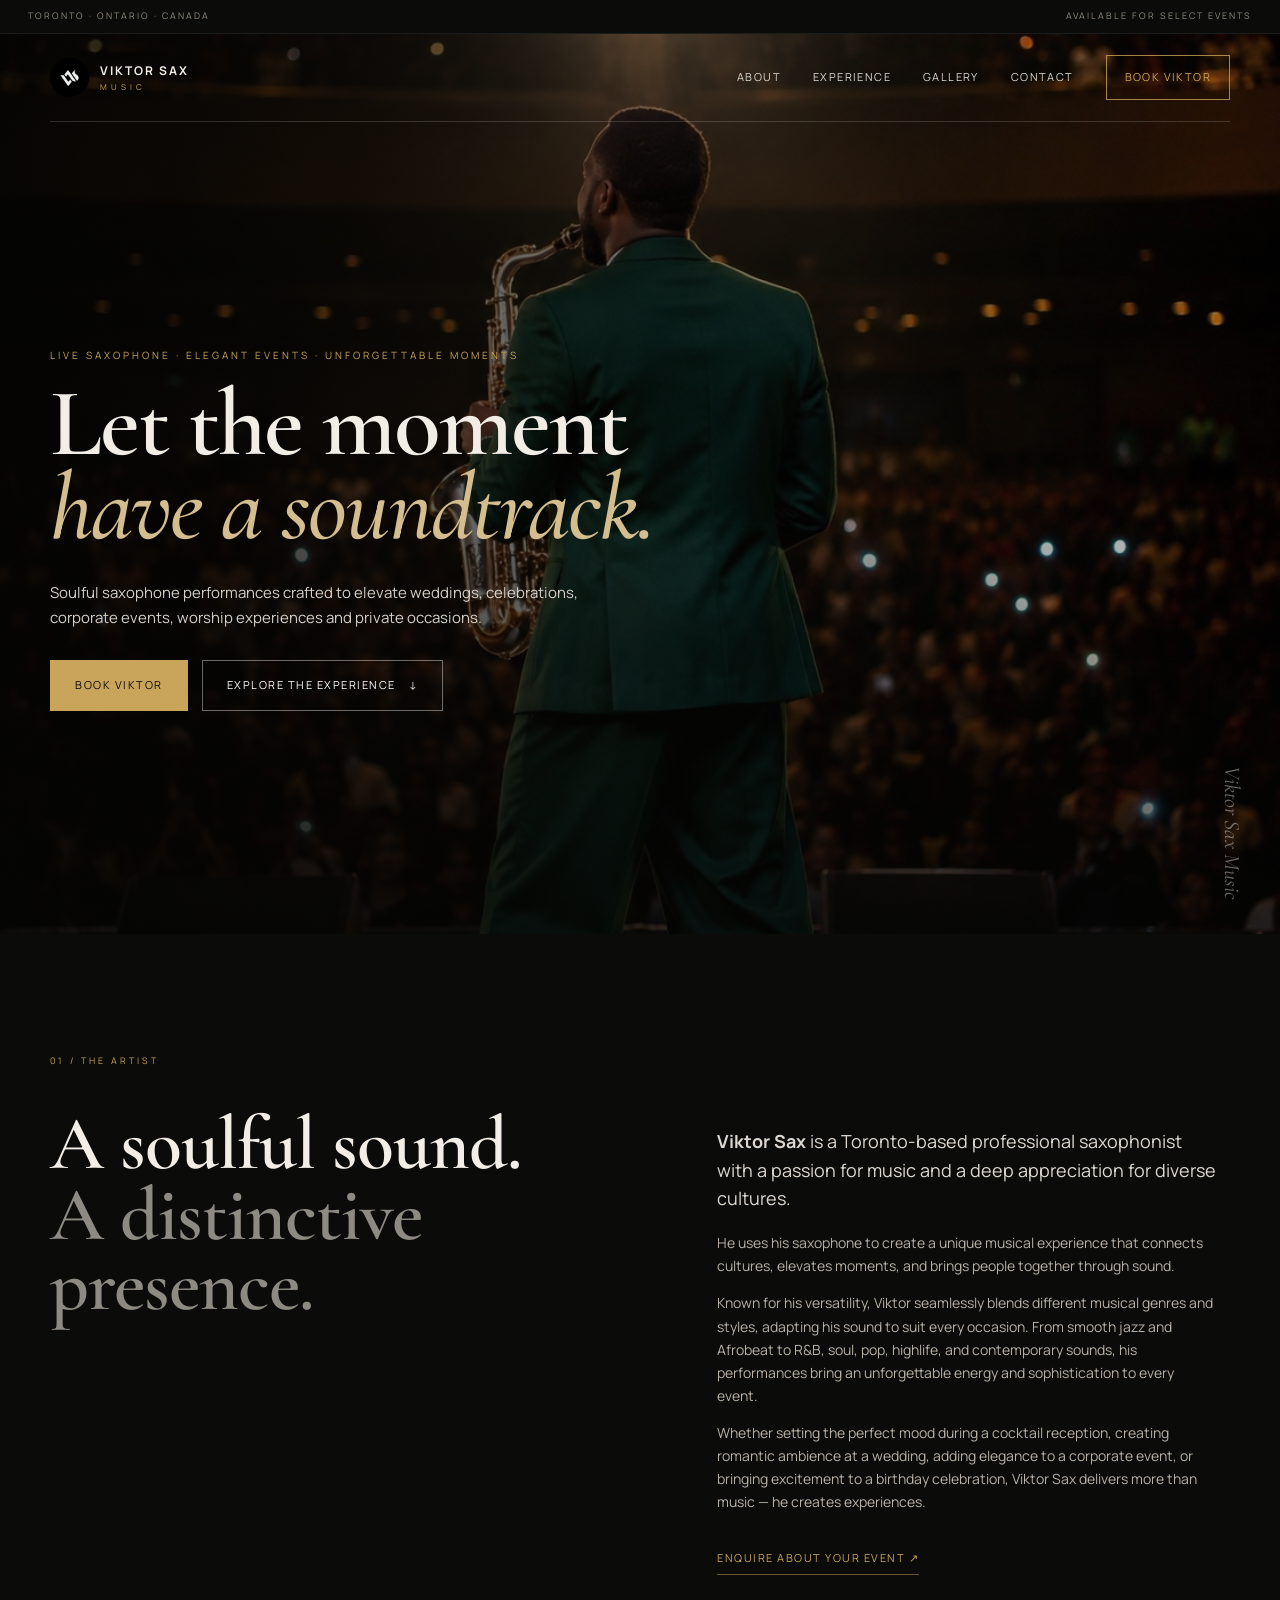
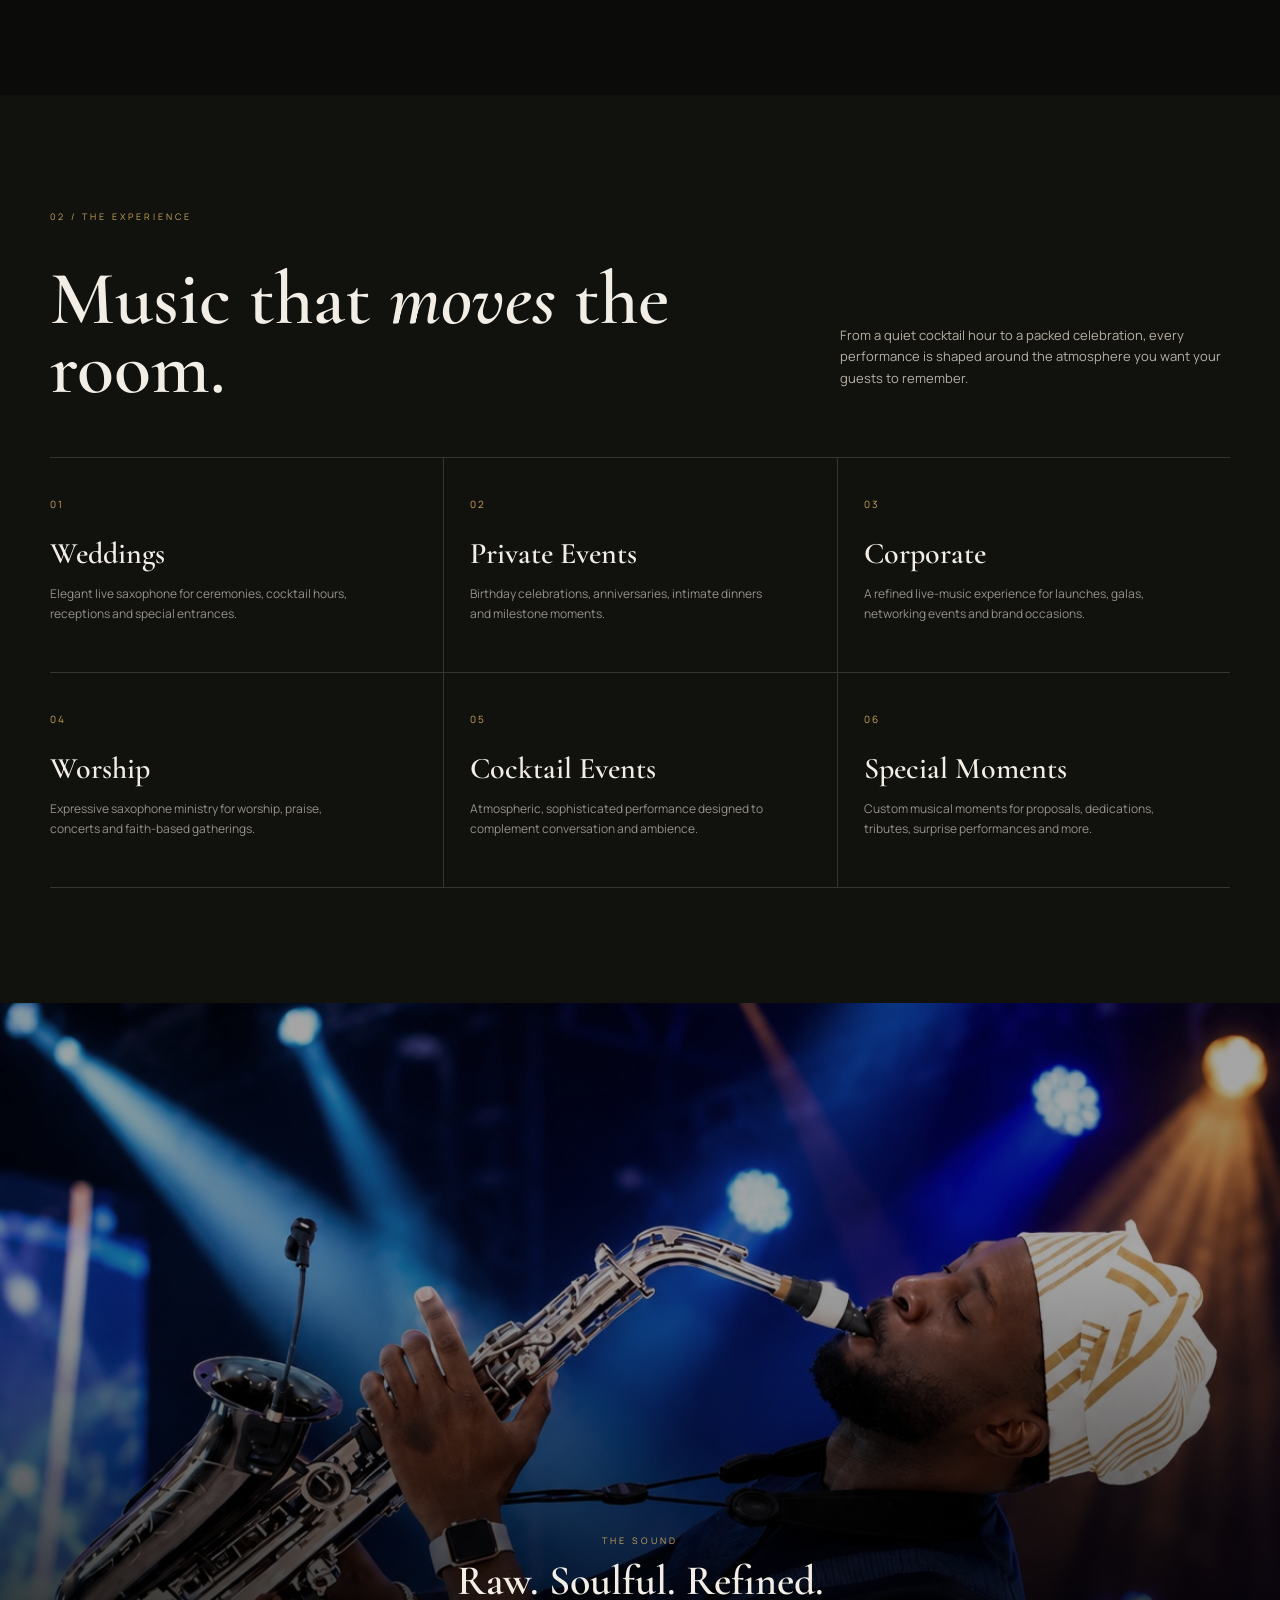
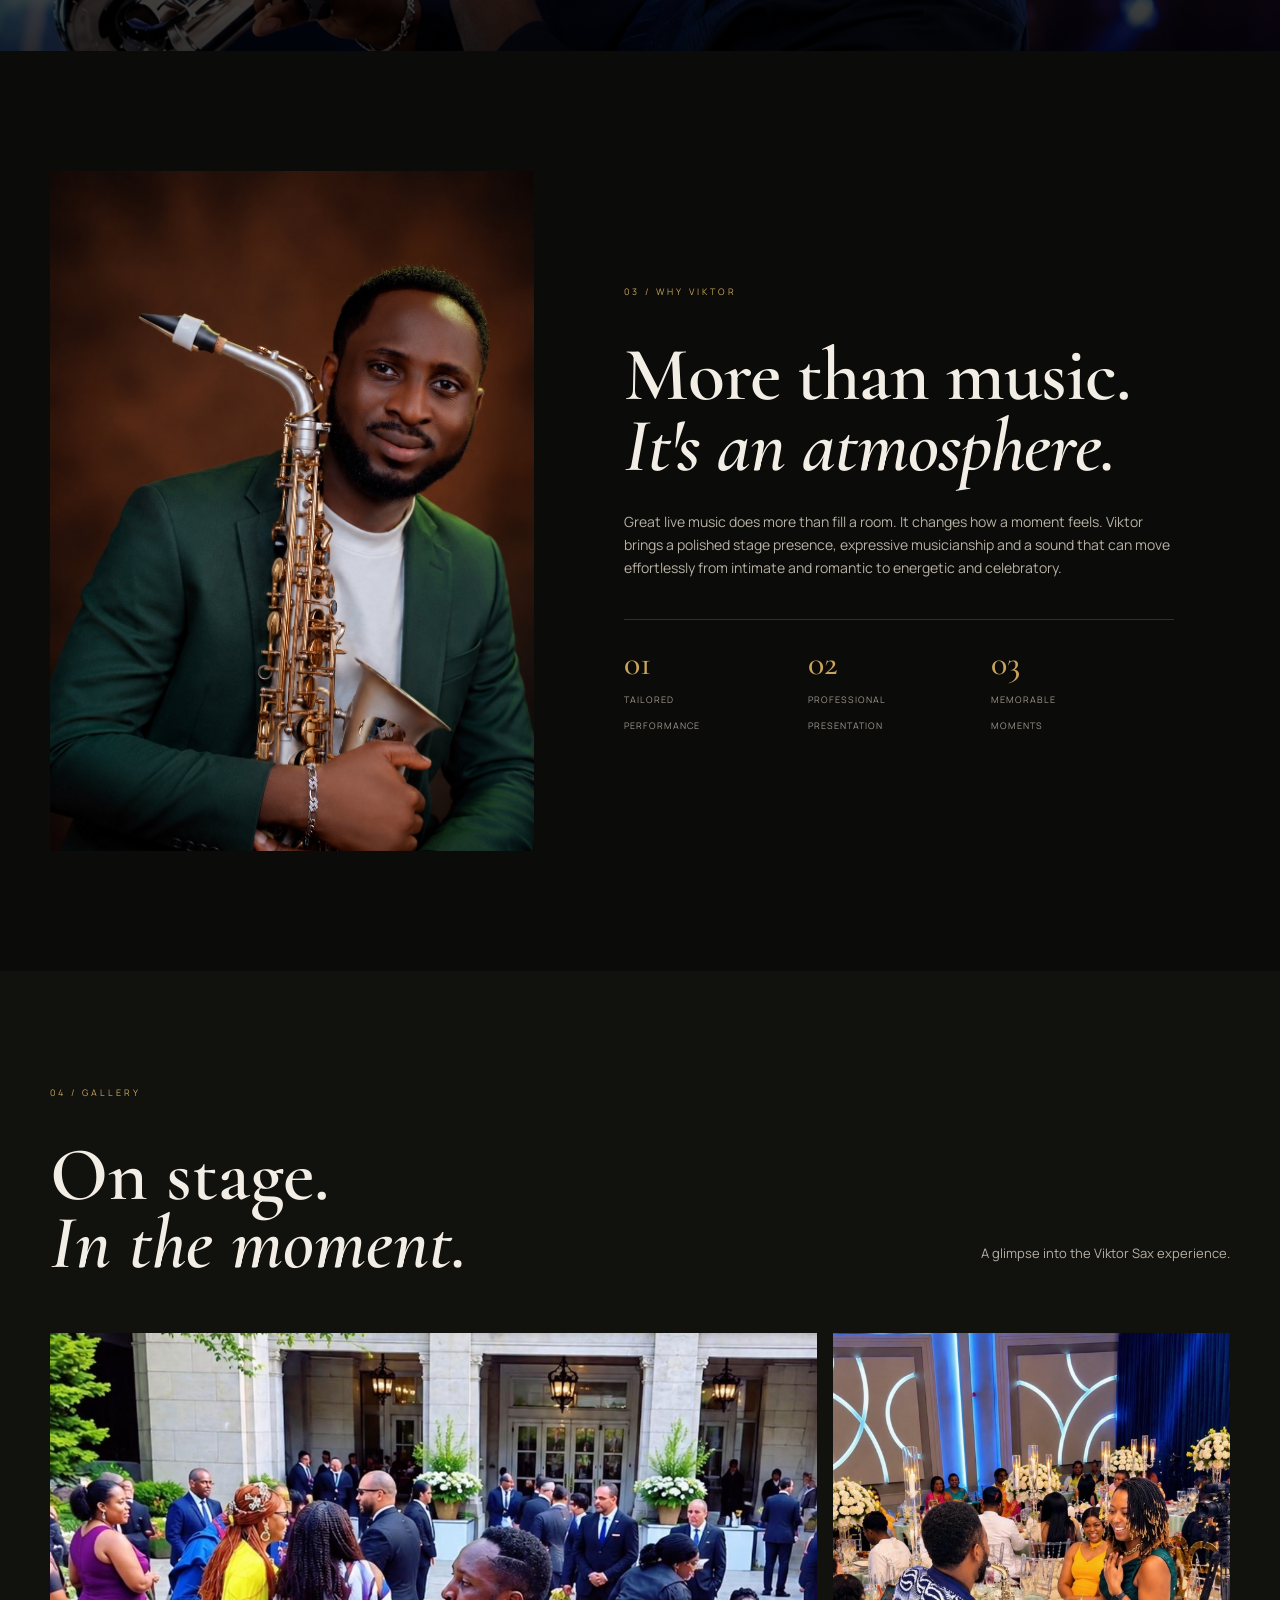
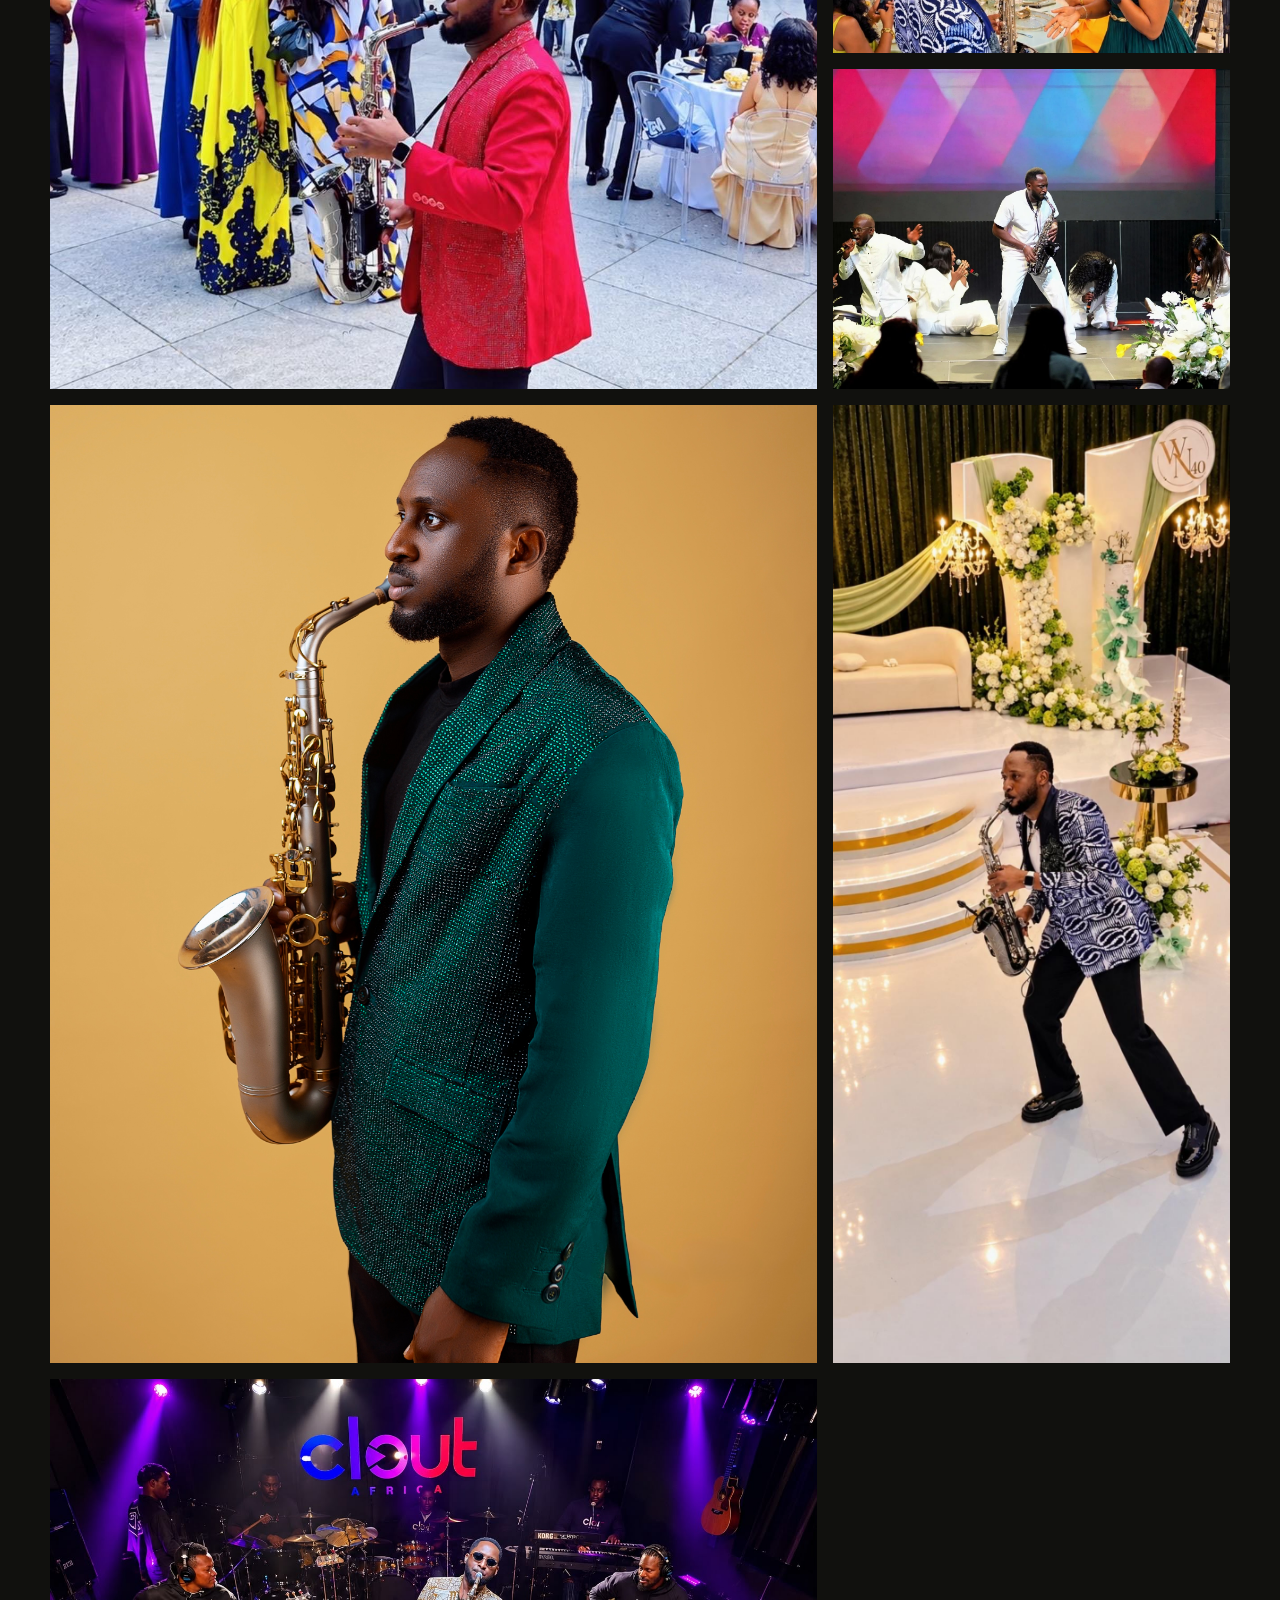
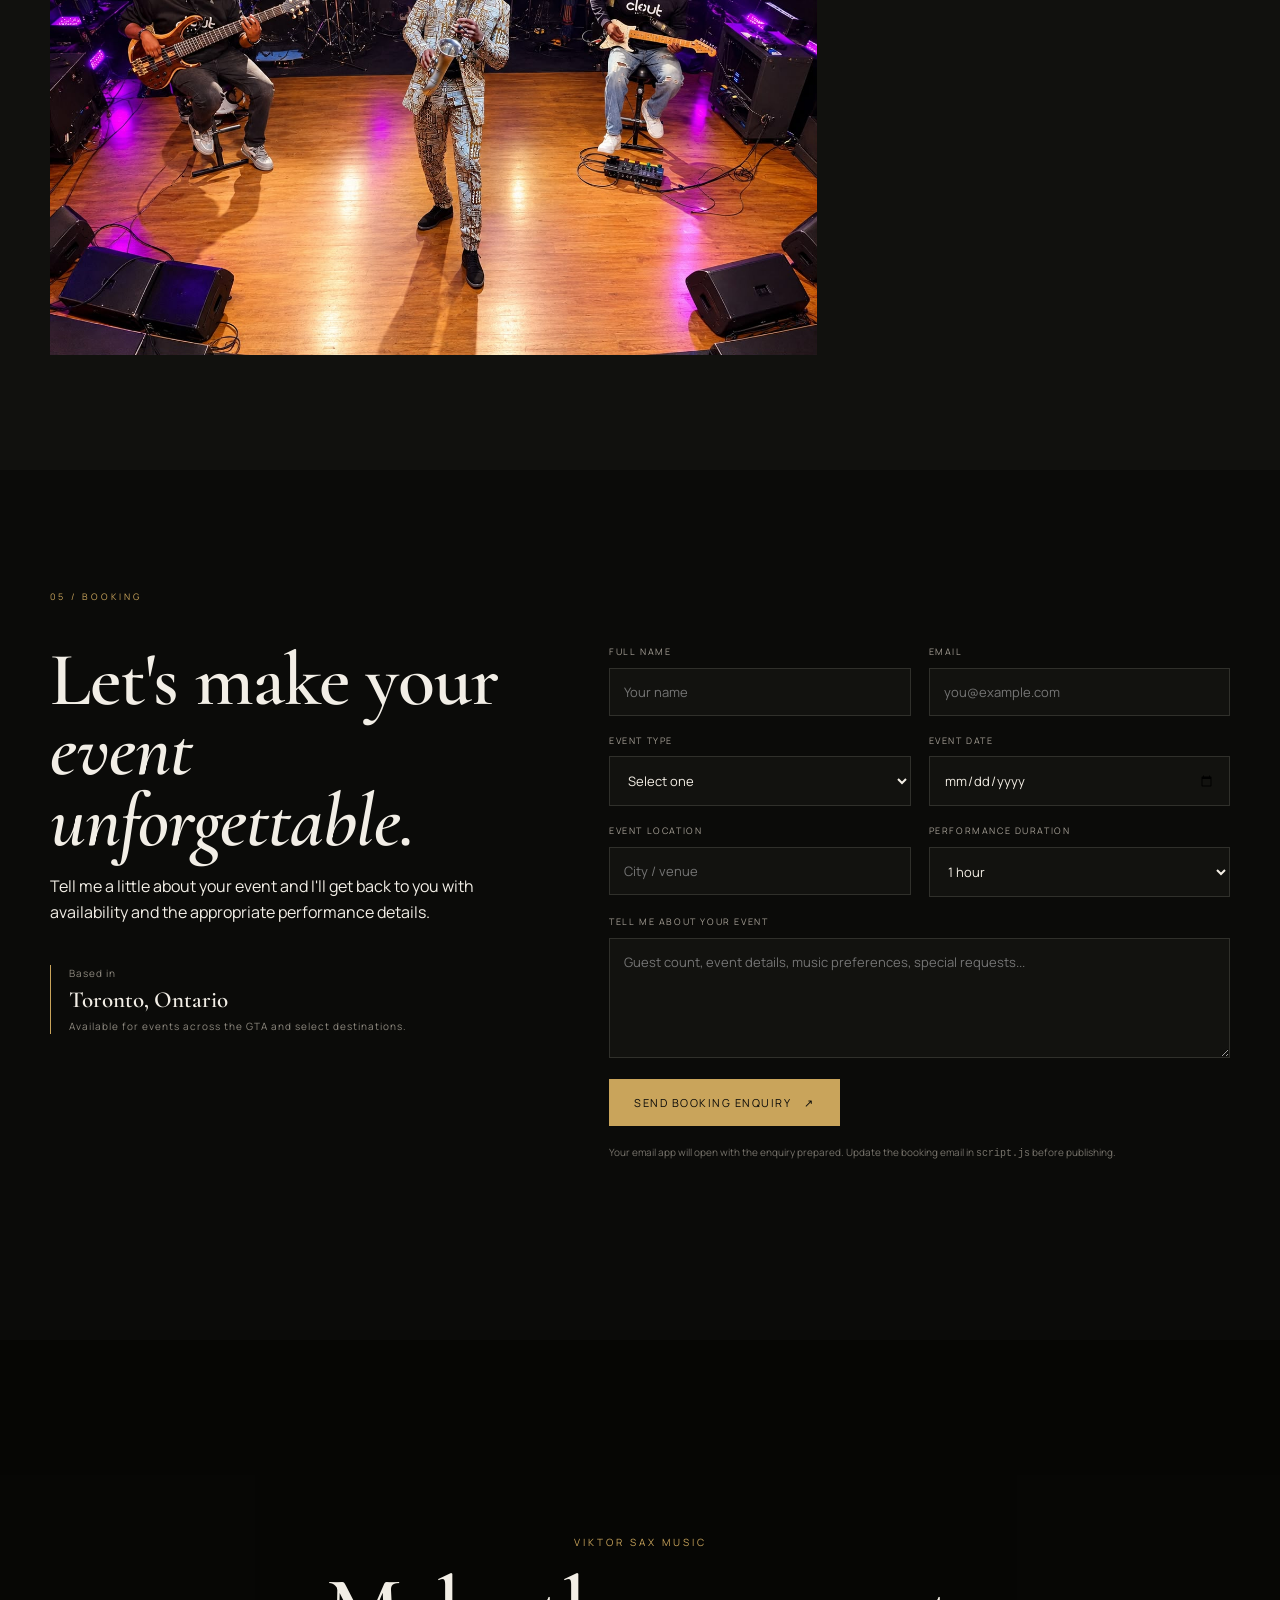
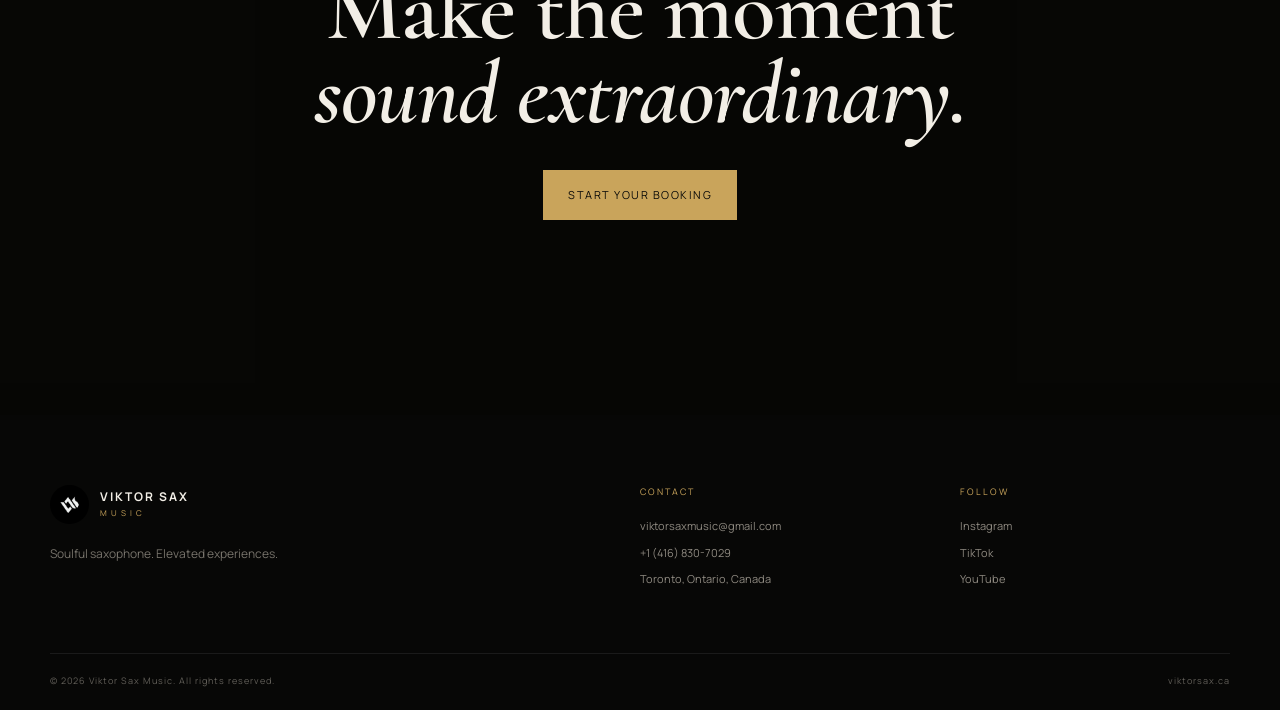
<file: index.html>
<!DOCTYPE html>
<html lang="en">
<head>
  <meta charset="UTF-8">
  <meta name="viewport" content="width=device-width, initial-scale=1.0">
  <meta name="description" content="Viktor Sax Music — soulful saxophone performances for weddings, private events, corporate occasions, worship and celebrations across Toronto and beyond.">
  <meta name="theme-color" content="#0b0b09">
  <title>Viktor Sax Music | Live Saxophone & Event Entertainment</title>
  <link rel="preconnect" href="https://fonts.googleapis.com">
  <link rel="preconnect" href="https://fonts.gstatic.com" crossorigin>
  <link href="https://fonts.googleapis.com/css2?family=Cormorant+Garamond:wght@500;600;700&family=Manrope:wght@400;500;600;700&display=swap" rel="stylesheet">
  <link rel="stylesheet" href="styles.css">
</head>
<body>
  <div class="topline"><span>TORONTO · ONTARIO · CANADA</span><span>AVAILABLE FOR SELECT EVENTS</span></div>

  <header class="nav-wrap">
    <nav class="nav container" aria-label="Primary navigation">
      <a class="brand" href="#home" aria-label="Viktor Sax Music home">
        <span class="brand-mark logo-mark"><img src="assets/viktor-sax-logo.jpg" alt="Viktor Sax logo"></span>
        <span><strong>VIKTOR SAX</strong><small>MUSIC</small></span>
      </a>
      <button class="menu-toggle" aria-label="Open menu" aria-expanded="false">☰</button>
      <div class="nav-links">
        <a href="#about">About</a>
        <a href="#experience">Experience</a>
        <a href="#gallery">Gallery</a>
        <a href="#contact">Contact</a>
        <a class="nav-cta" href="#booking">Book Viktor</a>
      </div>
    </nav>
  </header>

  <main id="home">
    <section class="hero">
      <img class="hero-image" src="assets/viktor-stage.jpg" alt="Viktor Sax performing on stage to a live audience">
      <div class="hero-overlay"></div>
      <div class="hero-content container">
        <p class="eyebrow">LIVE SAXOPHONE · ELEGANT EVENTS · UNFORGETTABLE MOMENTS</p>
        <h1>Let the moment<br><em>have a soundtrack.</em></h1>
        <p class="hero-copy">Soulful saxophone performances crafted to elevate weddings, celebrations, corporate events, worship experiences and private occasions.</p>
        <div class="hero-actions">
          <a class="button button-gold" href="#booking">Book Viktor</a>
          <a class="button button-ghost" href="#experience">Explore the experience <span>↓</span></a>
        </div>
      </div>
      <div class="hero-signature">Viktor Sax Music</div>
    </section>

    <section class="intro section container" id="about">
      <div class="section-label">01 / THE ARTIST</div>
      <div class="intro-grid">
        <div>
          <h2>A soulful sound.<br><span>A distinctive presence.</span></h2>
        </div>
        <div class="intro-copy">
          <p class="lead"><strong>Viktor Sax</strong> is a Toronto-based professional saxophonist with a passion for music and a deep appreciation for diverse cultures.</p>
          <p>He uses his saxophone to create a unique musical experience that connects cultures, elevates moments, and brings people together through sound.</p>
          <p>Known for his versatility, Viktor seamlessly blends different musical genres and styles, adapting his sound to suit every occasion. From smooth jazz and Afrobeat to R&amp;B, soul, pop, highlife, and contemporary sounds, his performances bring an unforgettable energy and sophistication to every event.</p>
          <p>Whether setting the perfect mood during a cocktail reception, creating romantic ambience at a wedding, adding elegance to a corporate event, or bringing excitement to a birthday celebration, Viktor Sax delivers more than music — he creates experiences.</p>
          <a class="text-link" href="#booking">Enquire about your event <span>↗</span></a>
        </div>
      </div>
    </section>

    <section class="experience section-dark" id="experience">
      <div class="container">
        <div class="section-label">02 / THE EXPERIENCE</div>
        <div class="experience-head">
          <h2>Music that <em>moves</em> the room.</h2>
          <p>From a quiet cocktail hour to a packed celebration, every performance is shaped around the atmosphere you want your guests to remember.</p>
        </div>
        <div class="service-grid">
          <article class="service-card"><span>01</span><h3>Weddings</h3><p>Elegant live saxophone for ceremonies, cocktail hours, receptions and special entrances.</p></article>
          <article class="service-card"><span>02</span><h3>Private Events</h3><p>Birthday celebrations, anniversaries, intimate dinners and milestone moments.</p></article>
          <article class="service-card"><span>03</span><h3>Corporate</h3><p>A refined live-music experience for launches, galas, networking events and brand occasions.</p></article>
          <article class="service-card"><span>04</span><h3>Worship</h3><p>Expressive saxophone ministry for worship, praise, concerts and faith-based gatherings.</p></article>
          <article class="service-card"><span>05</span><h3>Cocktail Events</h3><p>Atmospheric, sophisticated performance designed to complement conversation and ambience.</p></article>
          <article class="service-card"><span>06</span><h3>Special Moments</h3><p>Custom musical moments for proposals, dedications, tributes, surprise performances and more.</p></article>
        </div>
      </div>
    </section>

    <section class="feature-image">
      <img src="assets/viktor-live.jpg" alt="Viktor Sax performing under blue and gold stage lights" loading="lazy">
      <div class="feature-caption"><span>THE SOUND</span><strong>Raw. Soulful. Refined.</strong></div>
    </section>

    <section class="about-feature section container">
      <div class="about-photo"><img src="assets/viktor-portrait.jpg" alt="Portrait of Viktor Sax with his saxophone" loading="lazy"></div>
      <div class="about-text">
        <div class="section-label">03 / WHY VIKTOR</div>
        <h2>More than music.<br><em>It's an atmosphere.</em></h2>
        <p>Great live music does more than fill a room. It changes how a moment feels. Viktor brings a polished stage presence, expressive musicianship and a sound that can move effortlessly from intimate and romantic to energetic and celebratory.</p>
        <div class="stats">
          <div><strong>01</strong><span>Tailored<br>performance</span></div>
          <div><strong>02</strong><span>Professional<br>presentation</span></div>
          <div><strong>03</strong><span>Memorable<br>moments</span></div>
        </div>
      </div>
    </section>

    <section class="gallery section-dark" id="gallery">
      <div class="container">
        <div class="section-label">04 / GALLERY</div>
        <div class="gallery-head"><h2>On stage.<br><em>In the moment.</em></h2><p>A glimpse into the Viktor Sax experience.</p></div>
        <div class="gallery-grid">
          
          <figure class="gallery-large"
          <figure>
    <img src="assets/viktor-gallery-01.JPG" alt="Viktor Sax performance">
  </figure>

  <figure>
    <img src="assets/viktor-gallery-02.JPG" alt="Viktor Sax event performance">
  </figure>

  <figure>
    <img src="assets/viktor-gallery-03.JPG" alt="Viktor Sax live music">
  </figure>

  <figure>
    <img src="assets/viktor-gallery-04.JPG" alt="Viktor Sax performing">
  </figure>

  <figure>
    <img src="assets/viktor-gallery-05.JPG" alt="Viktor Sax event">
  </figure>

  <figure>
    <img src="assets/viktor-gallery-06.JPG" alt="Viktor Sax performance">
  </figure>
        </div>
      </div>
    </section>

    <section class="booking section container" id="booking">
      <div class="section-label">05 / BOOKING</div>
      <div class="booking-grid">
        <div>
          <h2>Let's make your<br><em>event unforgettable.</em></h2>
          <p>Tell me a little about your event and I'll get back to you with availability and the appropriate performance details.</p>
          <div class="booking-note"><span>Based in</span><strong>Toronto, Ontario</strong><small>Available for events across the GTA and select destinations.</small></div>
        </div>
        <form id="bookingForm" class="booking-form">
          <div class="form-row">
            <label>Full name<input required name="name" autocomplete="name" placeholder="Your name"></label>
            <label>Email<input required type="email" name="email" autocomplete="email" placeholder="you@example.com"></label>
          </div>
          <div class="form-row">
            <label>Event type<select required name="eventType"><option value="">Select one</option><option>Wedding</option><option>Birthday</option><option>Corporate Event</option><option>Private Event</option><option>Cocktail Event</option><option>Worship / Church</option><option>Other</option></select></label>
            <label>Event date<input required type="date" name="date"></label>
          </div>
          <div class="form-row">
            <label>Event location<input required name="location" placeholder="City / venue"></label>
            <label>Performance duration<select name="duration"><option>1 hour</option><option>2 hours</option><option>3 hours</option><option>Not sure yet</option></select></label>
          </div>
          <label>Tell me about your event<textarea name="message" rows="5" placeholder="Guest count, event details, music preferences, special requests..."></textarea></label>
          <button class="button button-gold" type="submit">Send booking enquiry <span>↗</span></button>
          <p class="form-hint">Your email app will open with the enquiry prepared. Update the booking email in <code>script.js</code> before publishing.</p>
          <p id="formStatus" class="form-status" role="status"></p>
        </form>
      </div>
    </section>

    <section class="closing">
      <div class="closing-overlay"></div>
      <div class="container closing-content">
        <p class="eyebrow">VIKTOR SAX MUSIC</p>
        <h2>Make the moment<br><em>sound extraordinary.</em></h2>
        <a class="button button-gold" href="#booking">Start your booking</a>
      </div>
    </section>
  </main>

  <footer id="contact">
    <div class="container footer-grid">
      <div class="footer-brand"><div class="brand"><span class="brand-mark logo-mark"><img src="assets/viktor-sax-logo.jpg" alt="Viktor Sax logo"></span><span><strong>VIKTOR SAX</strong><small>MUSIC</small></span></div><p>Soulful saxophone. Elevated experiences.</p></div>
      <div><span class="footer-title">CONTACT</span><a href="mailto:viktorsaxmusic@gmail.com">viktorsaxmusic@gmail.com</a><a href="tel:+14168307029">+1 (416) 830-7029</a><span>Toronto, Ontario, Canada</span></div>
      <div><span class="footer-title">FOLLOW</span><a href="https://www.instagram.com/viktorsax1/" target="_blank" rel="noopener noreferrer">Instagram</a><a href="https://www.tiktok.com/@viktorsax1" target="_blank" rel="noopener noreferrer">TikTok</a><a href="https://youtube.com/@viktor_sax" target="_blank" rel="noopener noreferrer">YouTube</a></div>
    </div>
    <div class="container footer-bottom"><span>© <span id="year"></span> Viktor Sax Music. All rights reserved.</span><span>viktorsax.ca</span></div>
  </footer>

  <script src="script.js"></script>
</body>
</html>
</file>
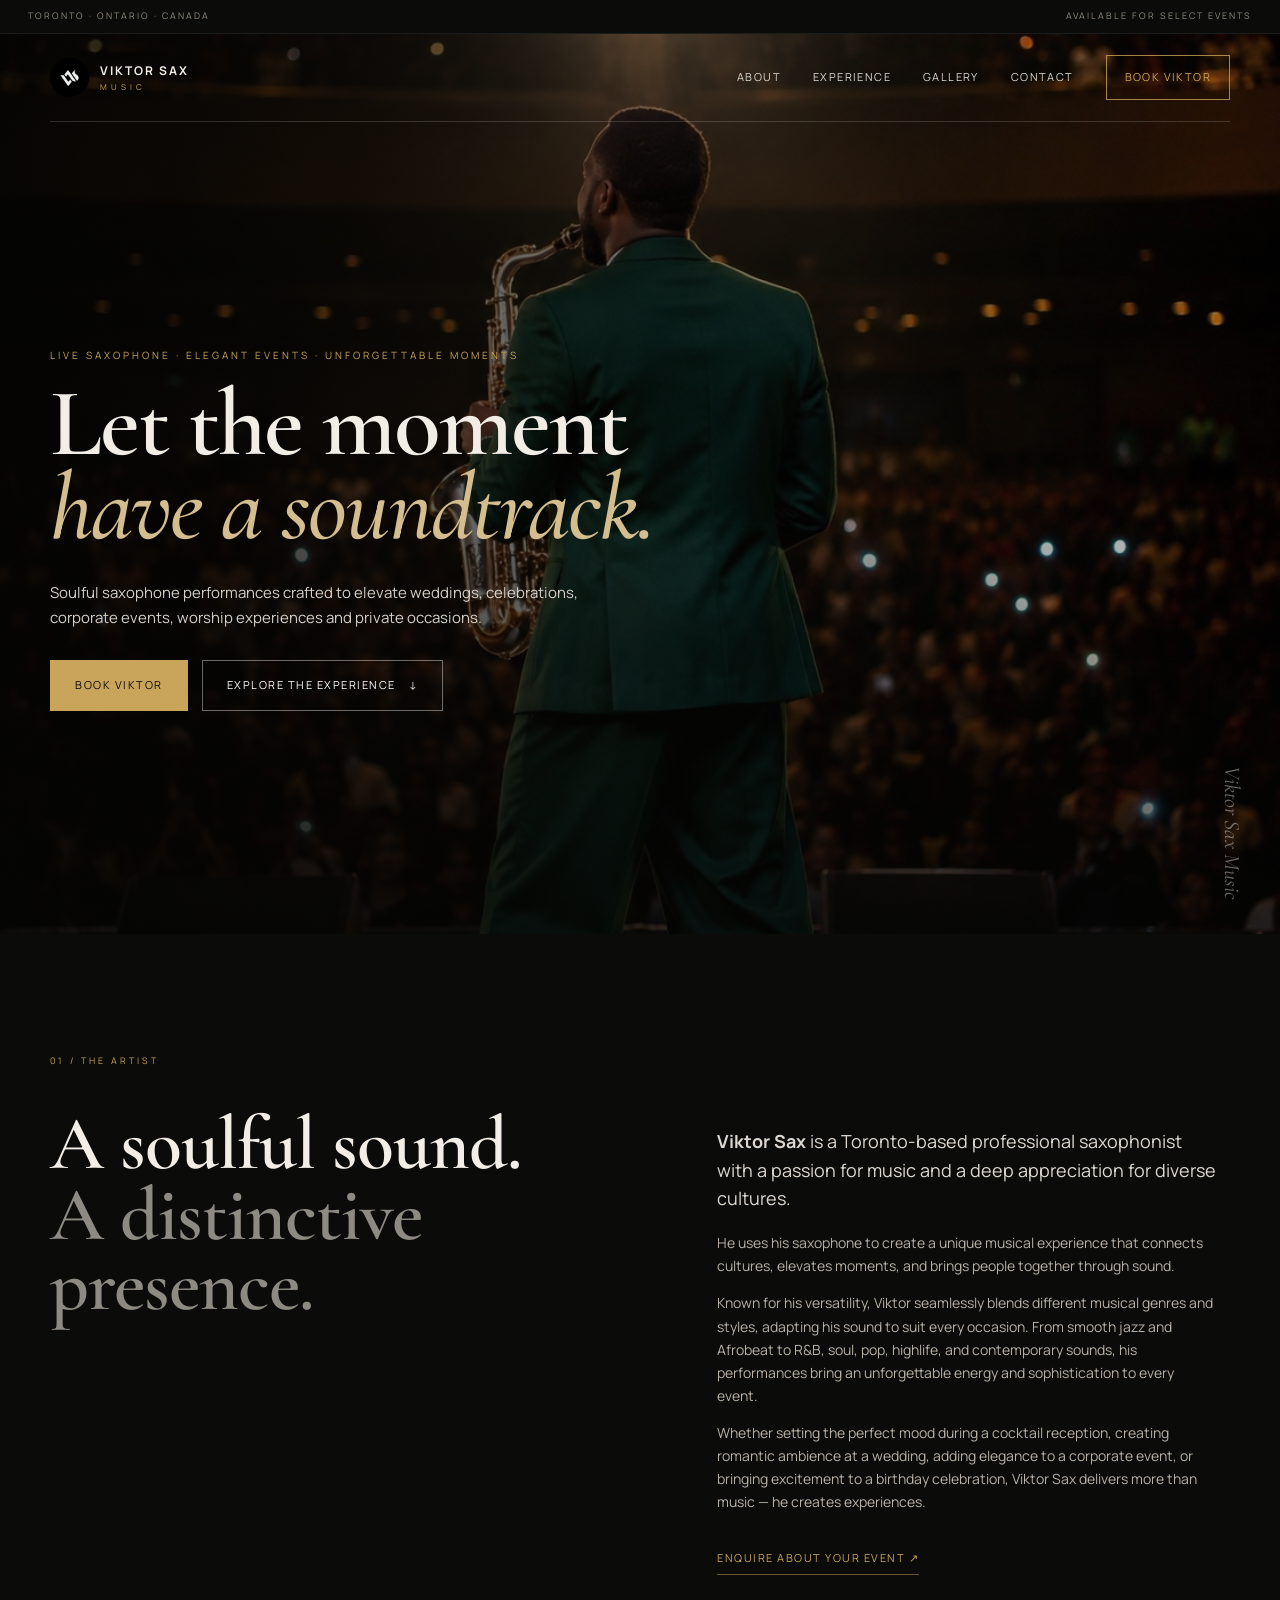
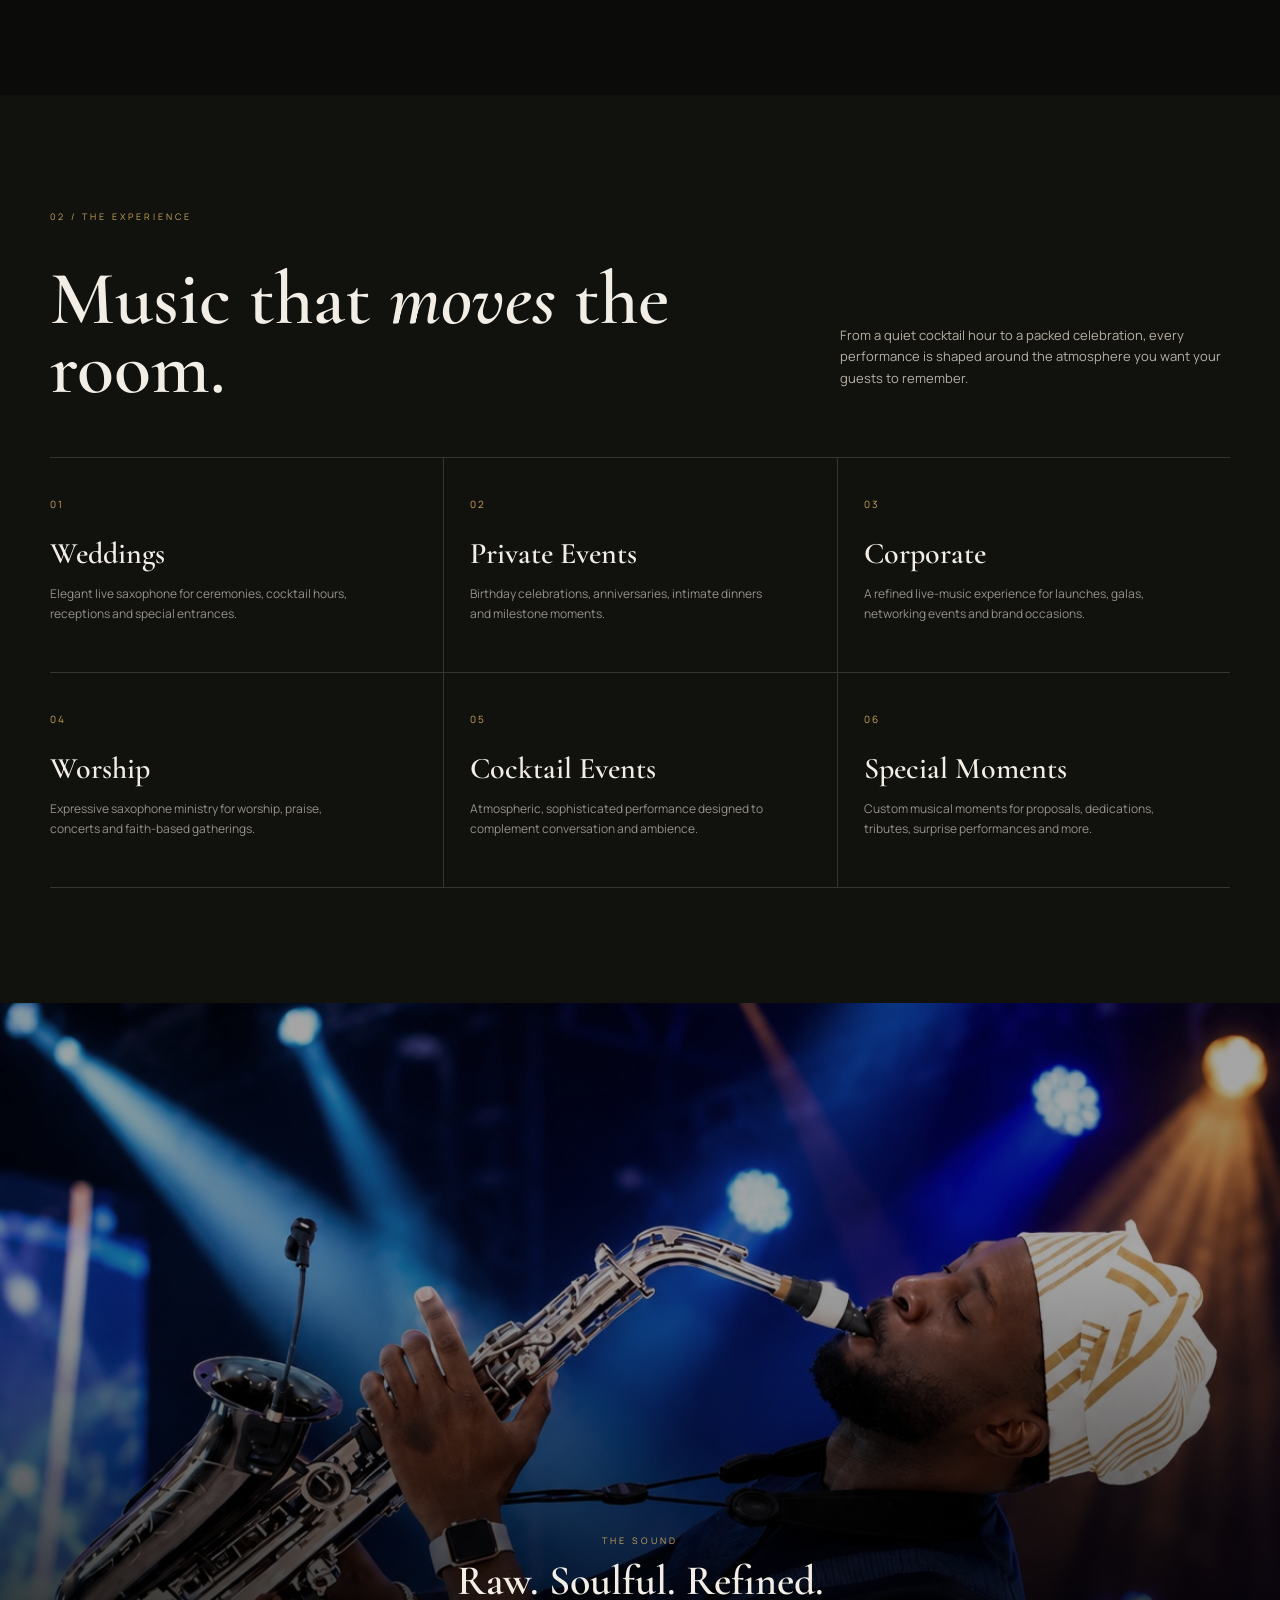
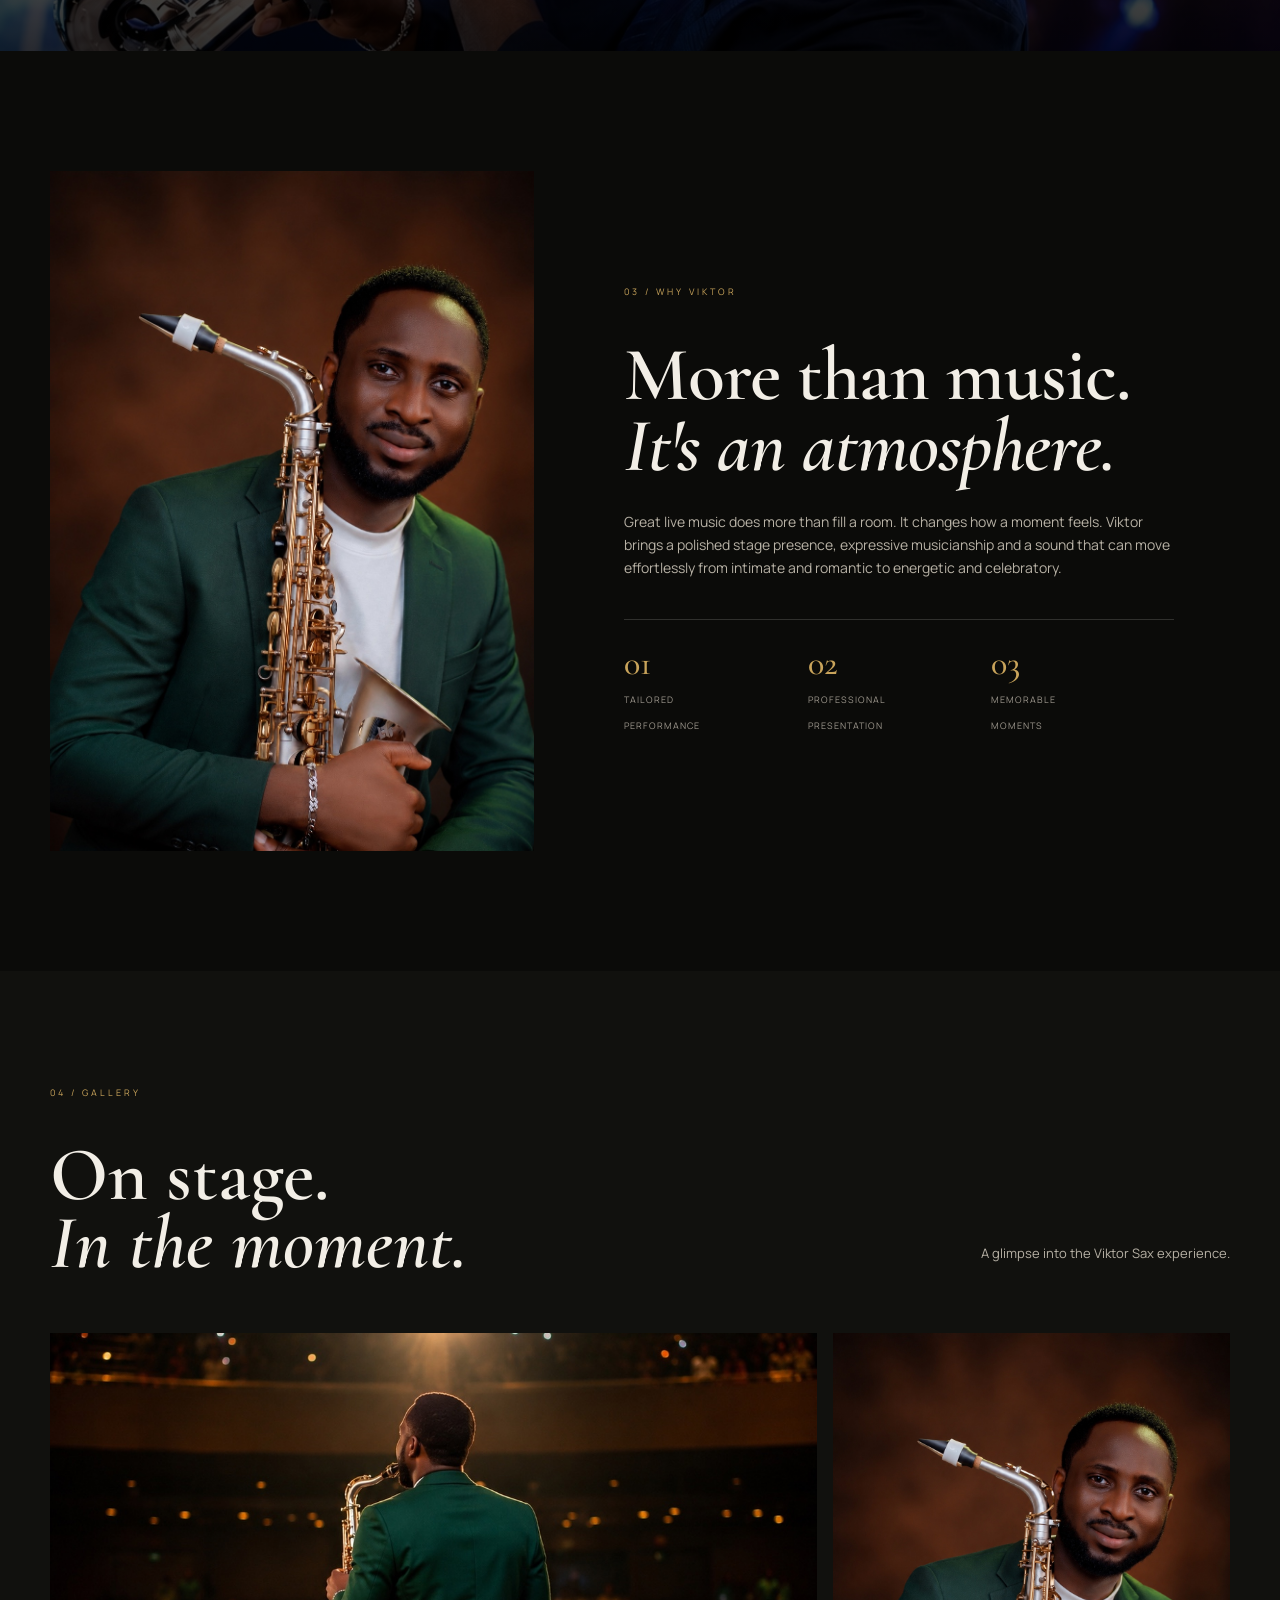
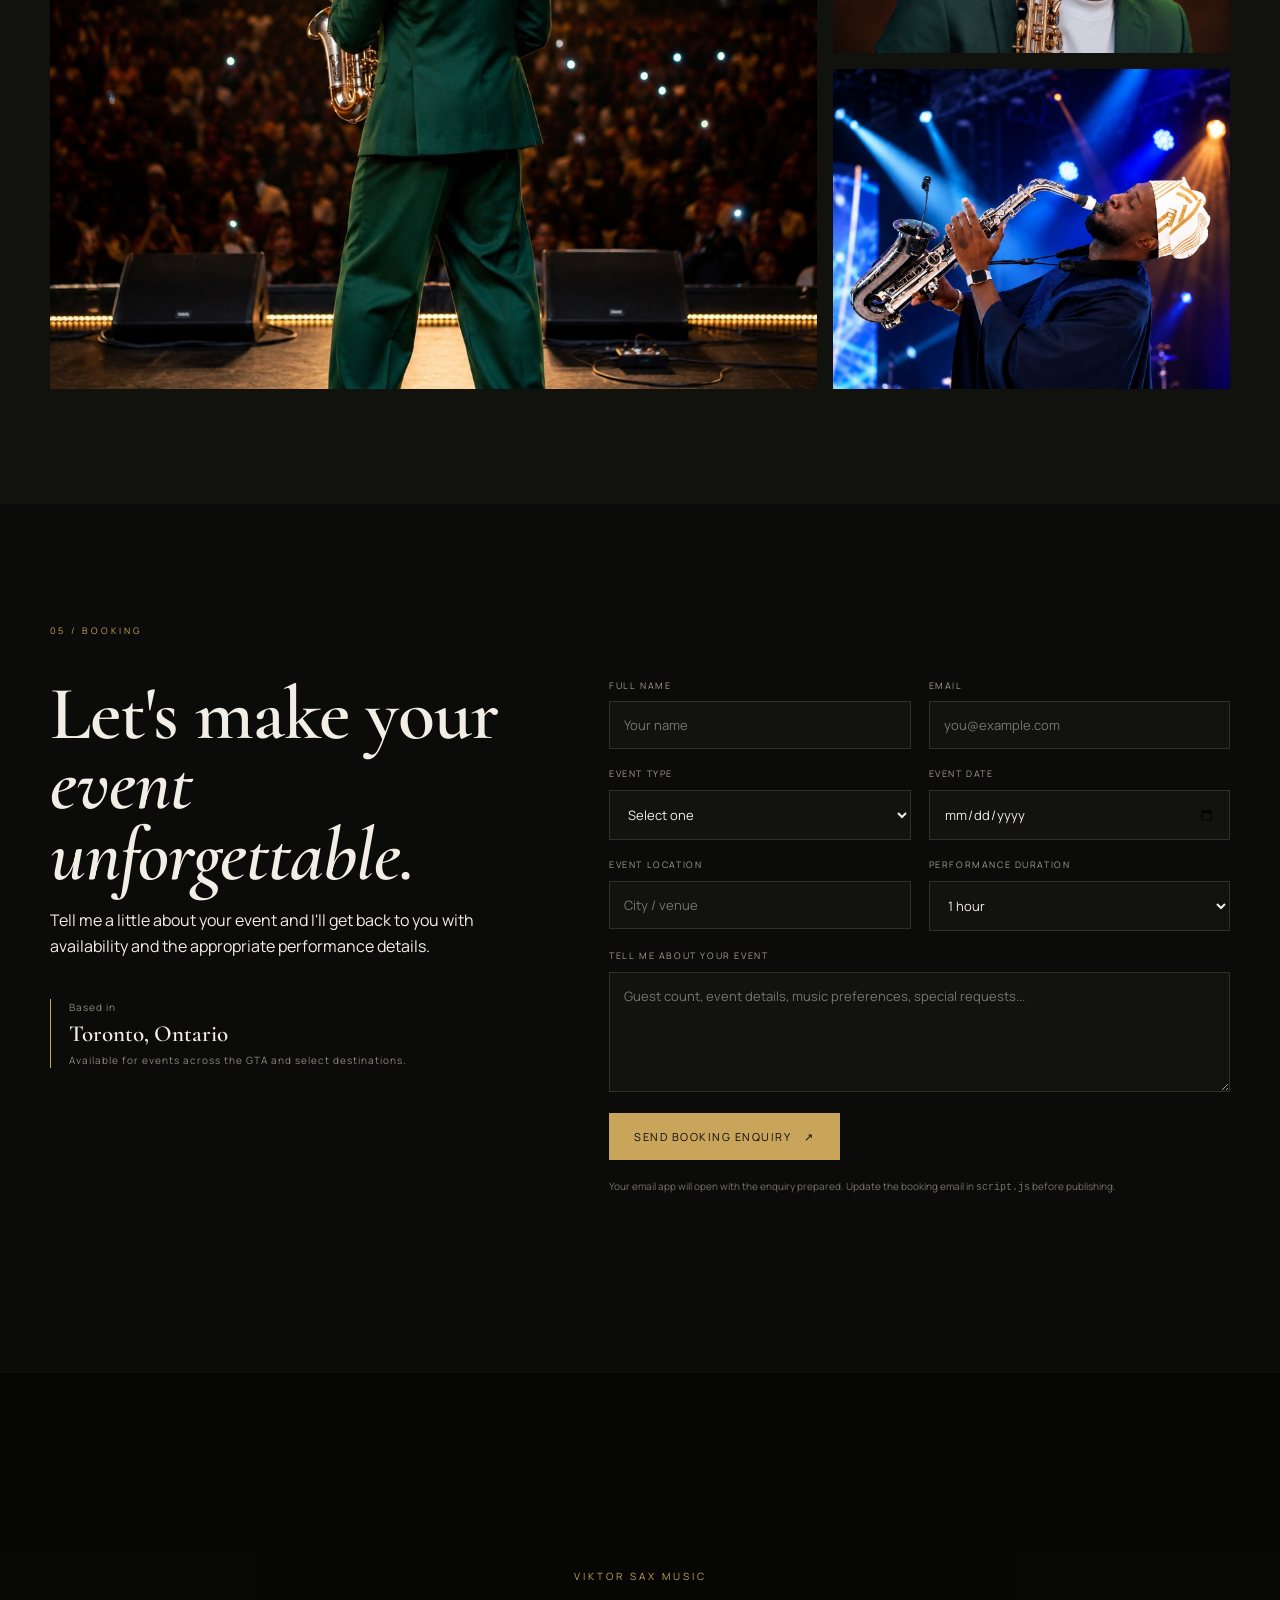
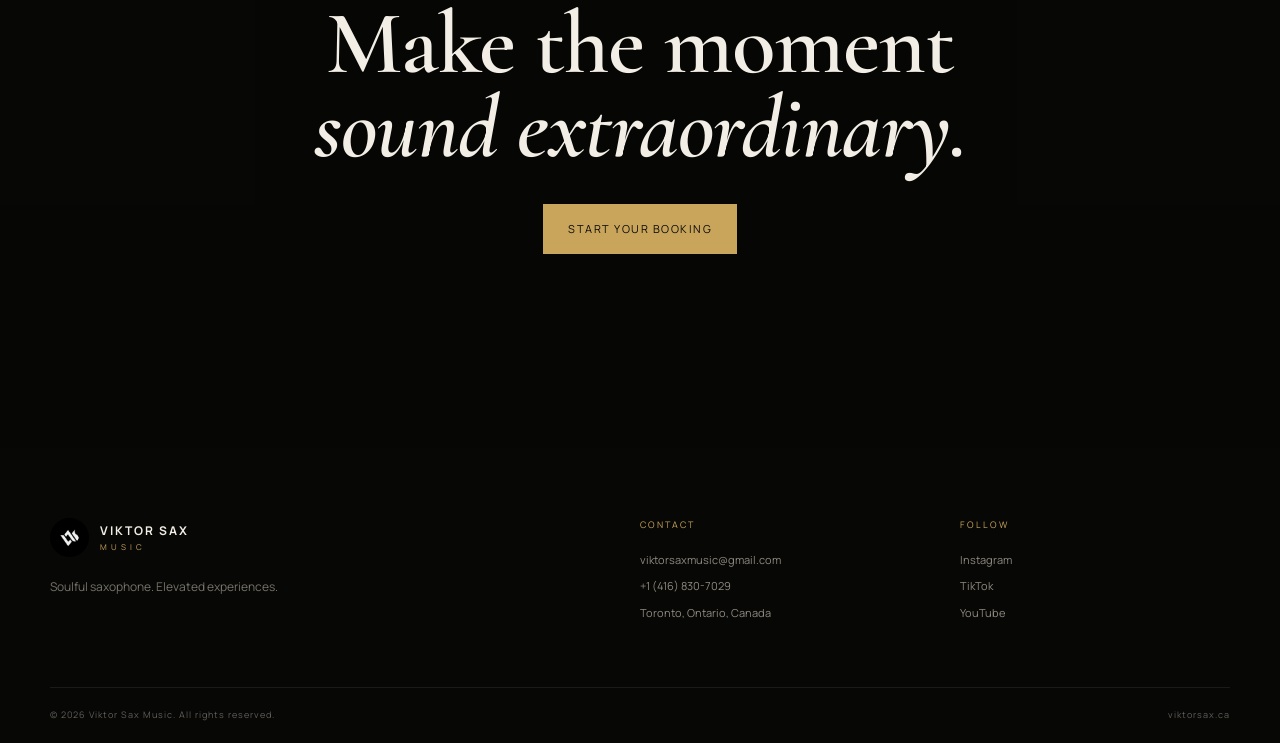
<file: viktor-sax-music/index.html>
<!DOCTYPE html>
<html lang="en">
<head>
  <meta charset="UTF-8">
  <meta name="viewport" content="width=device-width, initial-scale=1.0">
  <meta name="description" content="Viktor Sax Music — soulful saxophone performances for weddings, private events, corporate occasions, worship and celebrations across Toronto and beyond.">
  <meta name="theme-color" content="#0b0b09">
  <title>Viktor Sax Music | Live Saxophone & Event Entertainment</title>
  <link rel="preconnect" href="https://fonts.googleapis.com">
  <link rel="preconnect" href="https://fonts.gstatic.com" crossorigin>
  <link href="https://fonts.googleapis.com/css2?family=Cormorant+Garamond:wght@500;600;700&family=Manrope:wght@400;500;600;700&display=swap" rel="stylesheet">
  <link rel="stylesheet" href="styles.css">
</head>
<body>
  <div class="topline"><span>TORONTO · ONTARIO · CANADA</span><span>AVAILABLE FOR SELECT EVENTS</span></div>

  <header class="nav-wrap">
    <nav class="nav container" aria-label="Primary navigation">
      <a class="brand" href="#home" aria-label="Viktor Sax Music home">
        <span class="brand-mark logo-mark"><img src="assets/viktor-sax-logo.jpg" alt="Viktor Sax logo"></span>
        <span><strong>VIKTOR SAX</strong><small>MUSIC</small></span>
      </a>
      <button class="menu-toggle" aria-label="Open menu" aria-expanded="false">☰</button>
      <div class="nav-links">
        <a href="#about">About</a>
        <a href="#experience">Experience</a>
        <a href="#gallery">Gallery</a>
        <a href="#contact">Contact</a>
        <a class="nav-cta" href="#booking">Book Viktor</a>
      </div>
    </nav>
  </header>

  <main id="home">
    <section class="hero">
      <img class="hero-image" src="assets/viktor-stage.jpg" alt="Viktor Sax performing on stage to a live audience">
      <div class="hero-overlay"></div>
      <div class="hero-content container">
        <p class="eyebrow">LIVE SAXOPHONE · ELEGANT EVENTS · UNFORGETTABLE MOMENTS</p>
        <h1>Let the moment<br><em>have a soundtrack.</em></h1>
        <p class="hero-copy">Soulful saxophone performances crafted to elevate weddings, celebrations, corporate events, worship experiences and private occasions.</p>
        <div class="hero-actions">
          <a class="button button-gold" href="#booking">Book Viktor</a>
          <a class="button button-ghost" href="#experience">Explore the experience <span>↓</span></a>
        </div>
      </div>
      <div class="hero-signature">Viktor Sax Music</div>
    </section>

    <section class="intro section container" id="about">
      <div class="section-label">01 / THE ARTIST</div>
      <div class="intro-grid">
        <div>
          <h2>A soulful sound.<br><span>A distinctive presence.</span></h2>
        </div>
        <div class="intro-copy">
          <p class="lead"><strong>Viktor Sax</strong> is a Toronto-based professional saxophonist with a passion for music and a deep appreciation for diverse cultures.</p>
          <p>He uses his saxophone to create a unique musical experience that connects cultures, elevates moments, and brings people together through sound.</p>
          <p>Known for his versatility, Viktor seamlessly blends different musical genres and styles, adapting his sound to suit every occasion. From smooth jazz and Afrobeat to R&amp;B, soul, pop, highlife, and contemporary sounds, his performances bring an unforgettable energy and sophistication to every event.</p>
          <p>Whether setting the perfect mood during a cocktail reception, creating romantic ambience at a wedding, adding elegance to a corporate event, or bringing excitement to a birthday celebration, Viktor Sax delivers more than music — he creates experiences.</p>
          <a class="text-link" href="#booking">Enquire about your event <span>↗</span></a>
        </div>
      </div>
    </section>

    <section class="experience section-dark" id="experience">
      <div class="container">
        <div class="section-label">02 / THE EXPERIENCE</div>
        <div class="experience-head">
          <h2>Music that <em>moves</em> the room.</h2>
          <p>From a quiet cocktail hour to a packed celebration, every performance is shaped around the atmosphere you want your guests to remember.</p>
        </div>
        <div class="service-grid">
          <article class="service-card"><span>01</span><h3>Weddings</h3><p>Elegant live saxophone for ceremonies, cocktail hours, receptions and special entrances.</p></article>
          <article class="service-card"><span>02</span><h3>Private Events</h3><p>Birthday celebrations, anniversaries, intimate dinners and milestone moments.</p></article>
          <article class="service-card"><span>03</span><h3>Corporate</h3><p>A refined live-music experience for launches, galas, networking events and brand occasions.</p></article>
          <article class="service-card"><span>04</span><h3>Worship</h3><p>Expressive saxophone ministry for worship, praise, concerts and faith-based gatherings.</p></article>
          <article class="service-card"><span>05</span><h3>Cocktail Events</h3><p>Atmospheric, sophisticated performance designed to complement conversation and ambience.</p></article>
          <article class="service-card"><span>06</span><h3>Special Moments</h3><p>Custom musical moments for proposals, dedications, tributes, surprise performances and more.</p></article>
        </div>
      </div>
    </section>

    <section class="feature-image">
      <img src="assets/viktor-live.jpg" alt="Viktor Sax performing under blue and gold stage lights" loading="lazy">
      <div class="feature-caption"><span>THE SOUND</span><strong>Raw. Soulful. Refined.</strong></div>
    </section>

    <section class="about-feature section container">
      <div class="about-photo"><img src="assets/viktor-portrait.jpg" alt="Portrait of Viktor Sax with his saxophone" loading="lazy"></div>
      <div class="about-text">
        <div class="section-label">03 / WHY VIKTOR</div>
        <h2>More than music.<br><em>It's an atmosphere.</em></h2>
        <p>Great live music does more than fill a room. It changes how a moment feels. Viktor brings a polished stage presence, expressive musicianship and a sound that can move effortlessly from intimate and romantic to energetic and celebratory.</p>
        <div class="stats">
          <div><strong>01</strong><span>Tailored<br>performance</span></div>
          <div><strong>02</strong><span>Professional<br>presentation</span></div>
          <div><strong>03</strong><span>Memorable<br>moments</span></div>
        </div>
      </div>
    </section>

    <section class="gallery section-dark" id="gallery">
      <div class="container">
        <div class="section-label">04 / GALLERY</div>
        <div class="gallery-head"><h2>On stage.<br><em>In the moment.</em></h2><p>A glimpse into the Viktor Sax experience.</p></div>
        <div class="gallery-grid">
          <figure class="gallery-large"><img src="assets/viktor-stage.jpg" alt="Viktor Sax performing from the stage" loading="lazy"></figure>
          <figure><img src="assets/viktor-portrait.jpg" alt="Viktor Sax portrait with saxophone" loading="lazy"></figure>
          <figure><img src="assets/viktor-live.jpg" alt="Viktor Sax live performance" loading="lazy"></figure>
        </div>
      </div>
    </section>

    <section class="booking section container" id="booking">
      <div class="section-label">05 / BOOKING</div>
      <div class="booking-grid">
        <div>
          <h2>Let's make your<br><em>event unforgettable.</em></h2>
          <p>Tell me a little about your event and I'll get back to you with availability and the appropriate performance details.</p>
          <div class="booking-note"><span>Based in</span><strong>Toronto, Ontario</strong><small>Available for events across the GTA and select destinations.</small></div>
        </div>
        <form id="bookingForm" class="booking-form">
          <div class="form-row">
            <label>Full name<input required name="name" autocomplete="name" placeholder="Your name"></label>
            <label>Email<input required type="email" name="email" autocomplete="email" placeholder="you@example.com"></label>
          </div>
          <div class="form-row">
            <label>Event type<select required name="eventType"><option value="">Select one</option><option>Wedding</option><option>Birthday</option><option>Corporate Event</option><option>Private Event</option><option>Cocktail Event</option><option>Worship / Church</option><option>Other</option></select></label>
            <label>Event date<input required type="date" name="date"></label>
          </div>
          <div class="form-row">
            <label>Event location<input required name="location" placeholder="City / venue"></label>
            <label>Performance duration<select name="duration"><option>1 hour</option><option>2 hours</option><option>3 hours</option><option>Not sure yet</option></select></label>
          </div>
          <label>Tell me about your event<textarea name="message" rows="5" placeholder="Guest count, event details, music preferences, special requests..."></textarea></label>
          <button class="button button-gold" type="submit">Send booking enquiry <span>↗</span></button>
          <p class="form-hint">Your email app will open with the enquiry prepared. Update the booking email in <code>script.js</code> before publishing.</p>
          <p id="formStatus" class="form-status" role="status"></p>
        </form>
      </div>
    </section>

    <section class="closing">
      <div class="closing-overlay"></div>
      <div class="container closing-content">
        <p class="eyebrow">VIKTOR SAX MUSIC</p>
        <h2>Make the moment<br><em>sound extraordinary.</em></h2>
        <a class="button button-gold" href="#booking">Start your booking</a>
      </div>
    </section>
  </main>

  <footer id="contact">
    <div class="container footer-grid">
      <div class="footer-brand"><div class="brand"><span class="brand-mark logo-mark"><img src="assets/viktor-sax-logo.jpg" alt="Viktor Sax logo"></span><span><strong>VIKTOR SAX</strong><small>MUSIC</small></span></div><p>Soulful saxophone. Elevated experiences.</p></div>
      <div><span class="footer-title">CONTACT</span><a href="mailto:viktorsaxmusic@gmail.com">viktorsaxmusic@gmail.com</a><a href="tel:+14168307029">+1 (416) 830-7029</a><span>Toronto, Ontario, Canada</span></div>
      <div><span class="footer-title">FOLLOW</span><a href="https://www.instagram.com/viktorsax1/" target="_blank" rel="noopener noreferrer">Instagram</a><a href="https://www.tiktok.com/@viktorsax1" target="_blank" rel="noopener noreferrer">TikTok</a><a href="https://youtube.com/@viktor_sax" target="_blank" rel="noopener noreferrer">YouTube</a></div>
    </div>
    <div class="container footer-bottom"><span>© <span id="year"></span> Viktor Sax Music. All rights reserved.</span><span>viktorsax.ca</span></div>
  </footer>

  <script src="script.js"></script>
</body>
</html>
</file>
<file: styles.css>
:root{
  --bg:#0b0b09;--bg2:#11110e;--paper:#f2eee6;--muted:#b7b1a5;--gold:#c9a45b;--line:rgba(242,238,230,.16);
  --serif:"Cormorant Garamond",Georgia,serif;--sans:"Manrope",Arial,sans-serif;
}
*{box-sizing:border-box}html{scroll-behavior:smooth}body{margin:0;background:var(--bg);color:var(--paper);font-family:var(--sans);line-height:1.65}
img{display:block;width:100%;object-fit:cover}a{color:inherit;text-decoration:none}.container{width:min(1180px,calc(100% - 48px));margin:auto}
.topline{height:34px;padding:0 28px;display:flex;align-items:center;justify-content:space-between;font-size:9px;letter-spacing:2px;color:#8f8a80;border-bottom:1px solid rgba(255,255,255,.07)}
.nav-wrap{position:absolute;top:34px;left:0;right:0;z-index:10}.nav{height:88px;display:flex;align-items:center;justify-content:space-between;border-bottom:1px solid rgba(255,255,255,.15)}
.brand{display:flex;align-items:center;gap:11px}.brand-mark{font-family:var(--serif);font-size:24px;color:var(--gold);border:1px solid rgba(201,164,91,.65);width:39px;height:39px;display:grid;place-items:center;border-radius:50%}.brand strong,.brand small{display:block;line-height:1}.brand strong{font-size:12px;letter-spacing:2px}.brand small{font-size:8px;letter-spacing:4px;color:var(--gold);margin-top:6px}
.nav-links{display:flex;align-items:center;gap:32px;font-size:11px;letter-spacing:1.4px;text-transform:uppercase}.nav-links a:not(.nav-cta){color:#ddd8ce}.nav-links a:not(.nav-cta):hover{color:var(--gold)}.nav-cta{border:1px solid rgba(201,164,91,.8);padding:12px 18px;color:var(--gold)!important}.menu-toggle{display:none;background:none;border:0;color:white;font-size:24px}
.hero{min-height:100vh;position:relative;display:flex;align-items:center;overflow:hidden}.hero-image{position:absolute;inset:0;height:100%;object-position:center 40%;filter:saturate(.85)}.hero-overlay{position:absolute;inset:0;background:linear-gradient(90deg,rgba(5,5,4,.88) 0%,rgba(5,5,4,.55) 45%,rgba(5,5,4,.18) 100%),linear-gradient(0deg,rgba(5,5,4,.62),transparent 45%)}.hero-content{position:relative;padding-top:90px}.eyebrow{font-size:10px;letter-spacing:3px;color:var(--gold);margin:0 0 18px}.hero h1{font:600 clamp(54px,7.5vw,100px)/.88 var(--serif);letter-spacing:-2px;margin:0;max-width:850px}.hero h1 em,.hero h2 em{font-weight:500;color:#d4bd8e}.hero-copy{max-width:540px;color:#d4d0c8;font-size:15px;margin:30px 0}.hero-actions{display:flex;gap:14px;align-items:center}.button{display:inline-flex;align-items:center;justify-content:center;gap:13px;padding:15px 24px;font-size:11px;letter-spacing:1.5px;text-transform:uppercase;border:1px solid transparent;cursor:pointer;font-family:var(--sans)}.button-gold{background:var(--gold);color:#0b0b09}.button-gold:hover{background:#dec48d}.button-ghost{border-color:rgba(255,255,255,.4);color:#fff}.button-ghost:hover{border-color:var(--gold);color:var(--gold)}.hero-signature{position:absolute;right:35px;bottom:34px;writing-mode:vertical-rl;color:rgba(255,255,255,.4);font:italic 22px var(--serif)}
.section{padding:120px 0}.section-label{font-size:9px;letter-spacing:3px;color:var(--gold);margin-bottom:40px}.intro-grid{display:grid;grid-template-columns:1.05fr .95fr;gap:100px}.intro h2,.about-text h2,.booking h2,.closing h2{font:600 clamp(48px,6vw,76px)/.93 var(--serif);letter-spacing:-1px;margin:0}.intro h2 span{color:#8d8a82}.intro-copy{max-width:500px;color:var(--muted);font-size:14px}.intro-copy .lead{font-size:18px;line-height:1.6;color:#ddd8cf}.text-link{display:inline-block;margin-top:22px;color:var(--gold);font-size:11px;letter-spacing:1.5px;text-transform:uppercase;border-bottom:1px solid rgba(201,164,91,.5);padding-bottom:7px}
.section-dark{background:var(--bg2);padding:115px 0}.experience-head{display:flex;justify-content:space-between;align-items:end;gap:60px;margin-bottom:55px}.experience-head h2,.gallery-head h2{font:600 clamp(48px,6vw,76px)/.9 var(--serif);margin:0}.experience-head p,.gallery-head p{max-width:390px;color:var(--muted);font-size:13px}.service-grid{display:grid;grid-template-columns:repeat(3,1fr);border-top:1px solid var(--line)}.service-card{padding:31px 26px 35px 0;border-bottom:1px solid var(--line);min-height:215px}.service-card:nth-child(3n+2),.service-card:nth-child(3n+3){padding-left:26px;border-left:1px solid var(--line)}.service-card span{font-size:10px;color:var(--gold);letter-spacing:2px}.service-card h3{font:600 30px var(--serif);margin:20px 0 7px}.service-card p{font-size:12px;color:#969189;max-width:300px}
.feature-image{height:72vh;min-height:520px;position:relative;overflow:hidden}.feature-image img{height:100%;object-position:center 42%;filter:brightness(.65) saturate(.8)}.feature-image:after{content:"";position:absolute;inset:0;background:linear-gradient(0deg,rgba(0,0,0,.7),transparent 60%)}.feature-caption{position:absolute;z-index:1;bottom:45px;left:50%;transform:translateX(-50%);text-align:center}.feature-caption span{display:block;font-size:9px;letter-spacing:3px;color:var(--gold);margin-bottom:6px}.feature-caption strong{font:600 42px var(--serif);white-space:nowrap}
.about-feature{display:grid;grid-template-columns:.8fr 1fr;gap:90px;align-items:center}.about-photo img{height:680px;object-position:center top}.about-text{max-width:550px}.about-text p{color:var(--muted);font-size:14px;margin:28px 0 40px}.stats{display:grid;grid-template-columns:repeat(3,1fr);border-top:1px solid var(--line);padding-top:23px}.stats strong{font:500 34px var(--serif);color:var(--gold);display:block}.stats span{font-size:9px;letter-spacing:1px;text-transform:uppercase;color:#9e988e}
.gallery-head{display:flex;justify-content:space-between;align-items:end;gap:50px;margin-bottom:55px}.gallery-grid{display:grid;grid-template-columns:1.45fr .75fr;grid-template-rows:320px 320px;gap:16px}.gallery-grid figure{margin:0;overflow:hidden}.gallery-grid img{height:100%;transition:transform .6s ease}.gallery-grid figure:hover img{transform:scale(1.04)}.gallery-large{grid-row:1/3}.gallery-grid figure:nth-child(2) img{object-position:center top}.gallery-grid figure:nth-child(3) img{object-position:center 50%}
.booking-grid{display:grid;grid-template-columns:.85fr 1.15fr;gap:100px}.booking>div>p{max-width:430px;color:var(--muted);font-size:14px;margin:30px 0}.booking-note{border-left:1px solid var(--gold);padding-left:18px;margin-top:40px}.booking-note span,.booking-note small{display:block;color:#8e897f;font-size:10px;letter-spacing:1px}.booking-note strong{display:block;font:600 23px var(--serif);margin:4px 0}.booking-form{display:flex;flex-direction:column;gap:18px}.form-row{display:grid;grid-template-columns:1fr 1fr;gap:18px}label{display:flex;flex-direction:column;gap:8px;font-size:9px;letter-spacing:1.6px;text-transform:uppercase;color:#a49e94}input,select,textarea{width:100%;background:#12120f;border:1px solid #30302b;color:#f3eee5;padding:14px;font:13px var(--sans);outline:none;border-radius:0}input:focus,select:focus,textarea:focus{border-color:var(--gold)}textarea{resize:vertical}.booking-form .button{align-self:flex-start;margin-top:3px}.form-hint{font-size:10px;color:#77736b;margin:0}.form-status{font-size:11px;color:var(--gold);min-height:17px}
.closing{height:75vh;min-height:560px;position:relative;background:url("assets/viktor-stage.jpg") center 42%/cover fixed}.closing-overlay{position:absolute;inset:0;background:rgba(5,5,4,.73)}.closing-content{position:relative;height:100%;display:flex;flex-direction:column;align-items:center;justify-content:center;text-align:center}.closing h2{font-size:clamp(54px,7vw,92px);margin-bottom:35px}
footer{background:#070706;padding:70px 0 22px}.footer-grid{display:grid;grid-template-columns:2fr 1fr 1fr;gap:50px;padding-bottom:65px}.footer-brand p{color:#77736b;font-size:12px;margin-top:20px}.footer-grid>div:not(.footer-brand){display:flex;flex-direction:column;gap:8px;font-size:11px;color:#8f8a81}.footer-title{font-size:9px!important;letter-spacing:2px;color:var(--gold)!important;margin-bottom:10px}.footer-grid a:hover{color:var(--gold)}.footer-bottom{border-top:1px solid rgba(255,255,255,.08);padding-top:20px;display:flex;justify-content:space-between;font-size:9px;letter-spacing:1px;color:#625f59}

@media(max-width:800px){
  .container{width:min(100% - 32px,620px)}.topline{padding:0 16px;font-size:7px}.topline span:last-child{display:none}.nav-wrap{top:34px}.nav{height:72px}.nav-links{display:none;position:absolute;top:72px;left:0;right:0;background:#0b0b09;border-bottom:1px solid var(--line);padding:22px 20px;flex-direction:column;align-items:flex-start;gap:18px}.nav-links.open{display:flex}.menu-toggle{display:block}.hero{min-height:88vh}.hero-content{padding-top:80px}.hero h1{font-size:58px}.hero-copy{font-size:13px}.hero-signature{display:none}.section{padding:80px 0}.intro-grid,.about-feature,.booking-grid{grid-template-columns:1fr;gap:45px}.experience-head,.gallery-head{display:block}.experience-head p,.gallery-head p{margin-top:22px}.service-grid{grid-template-columns:1fr}.service-card,.service-card:nth-child(3n+2),.service-card:nth-child(3n+3){padding:25px 0;border-left:0}.feature-image{height:60vh;min-height:420px}.feature-caption strong{font-size:30px}.about-photo img{height:540px}.gallery-grid{grid-template-columns:1fr 1fr;grid-template-rows:250px 250px}.gallery-large{grid-column:1/3;grid-row:auto}.booking-grid{gap:20px}.form-row{grid-template-columns:1fr}.closing{height:65vh;background-attachment:scroll}.footer-grid{grid-template-columns:1fr 1fr}.footer-brand{grid-column:1/3}.footer-bottom{gap:20px}.hero-actions{flex-wrap:wrap}
}
@media(max-width:480px){.hero h1{font-size:51px}.hero-actions .button{width:100%}.gallery-grid{grid-template-columns:1fr;grid-template-rows:280px 280px 280px}.gallery-large{grid-column:auto}.footer-grid{grid-template-columns:1fr}.footer-brand{grid-column:auto}}

.logo-mark{overflow:hidden;padding:0;border:0;background:#000}.logo-mark img{width:100%;height:100%;object-fit:cover;display:block}
</file>
<file: viktor-sax-music/styles.css>
:root{
  --bg:#0b0b09;--bg2:#11110e;--paper:#f2eee6;--muted:#b7b1a5;--gold:#c9a45b;--line:rgba(242,238,230,.16);
  --serif:"Cormorant Garamond",Georgia,serif;--sans:"Manrope",Arial,sans-serif;
}
*{box-sizing:border-box}html{scroll-behavior:smooth}body{margin:0;background:var(--bg);color:var(--paper);font-family:var(--sans);line-height:1.65}
img{display:block;width:100%;object-fit:cover}a{color:inherit;text-decoration:none}.container{width:min(1180px,calc(100% - 48px));margin:auto}
.topline{height:34px;padding:0 28px;display:flex;align-items:center;justify-content:space-between;font-size:9px;letter-spacing:2px;color:#8f8a80;border-bottom:1px solid rgba(255,255,255,.07)}
.nav-wrap{position:absolute;top:34px;left:0;right:0;z-index:10}.nav{height:88px;display:flex;align-items:center;justify-content:space-between;border-bottom:1px solid rgba(255,255,255,.15)}
.brand{display:flex;align-items:center;gap:11px}.brand-mark{font-family:var(--serif);font-size:24px;color:var(--gold);border:1px solid rgba(201,164,91,.65);width:39px;height:39px;display:grid;place-items:center;border-radius:50%}.brand strong,.brand small{display:block;line-height:1}.brand strong{font-size:12px;letter-spacing:2px}.brand small{font-size:8px;letter-spacing:4px;color:var(--gold);margin-top:6px}
.nav-links{display:flex;align-items:center;gap:32px;font-size:11px;letter-spacing:1.4px;text-transform:uppercase}.nav-links a:not(.nav-cta){color:#ddd8ce}.nav-links a:not(.nav-cta):hover{color:var(--gold)}.nav-cta{border:1px solid rgba(201,164,91,.8);padding:12px 18px;color:var(--gold)!important}.menu-toggle{display:none;background:none;border:0;color:white;font-size:24px}
.hero{min-height:100vh;position:relative;display:flex;align-items:center;overflow:hidden}.hero-image{position:absolute;inset:0;height:100%;object-position:center 40%;filter:saturate(.85)}.hero-overlay{position:absolute;inset:0;background:linear-gradient(90deg,rgba(5,5,4,.88) 0%,rgba(5,5,4,.55) 45%,rgba(5,5,4,.18) 100%),linear-gradient(0deg,rgba(5,5,4,.62),transparent 45%)}.hero-content{position:relative;padding-top:90px}.eyebrow{font-size:10px;letter-spacing:3px;color:var(--gold);margin:0 0 18px}.hero h1{font:600 clamp(54px,7.5vw,100px)/.88 var(--serif);letter-spacing:-2px;margin:0;max-width:850px}.hero h1 em,.hero h2 em{font-weight:500;color:#d4bd8e}.hero-copy{max-width:540px;color:#d4d0c8;font-size:15px;margin:30px 0}.hero-actions{display:flex;gap:14px;align-items:center}.button{display:inline-flex;align-items:center;justify-content:center;gap:13px;padding:15px 24px;font-size:11px;letter-spacing:1.5px;text-transform:uppercase;border:1px solid transparent;cursor:pointer;font-family:var(--sans)}.button-gold{background:var(--gold);color:#0b0b09}.button-gold:hover{background:#dec48d}.button-ghost{border-color:rgba(255,255,255,.4);color:#fff}.button-ghost:hover{border-color:var(--gold);color:var(--gold)}.hero-signature{position:absolute;right:35px;bottom:34px;writing-mode:vertical-rl;color:rgba(255,255,255,.4);font:italic 22px var(--serif)}
.section{padding:120px 0}.section-label{font-size:9px;letter-spacing:3px;color:var(--gold);margin-bottom:40px}.intro-grid{display:grid;grid-template-columns:1.05fr .95fr;gap:100px}.intro h2,.about-text h2,.booking h2,.closing h2{font:600 clamp(48px,6vw,76px)/.93 var(--serif);letter-spacing:-1px;margin:0}.intro h2 span{color:#8d8a82}.intro-copy{max-width:500px;color:var(--muted);font-size:14px}.intro-copy .lead{font-size:18px;line-height:1.6;color:#ddd8cf}.text-link{display:inline-block;margin-top:22px;color:var(--gold);font-size:11px;letter-spacing:1.5px;text-transform:uppercase;border-bottom:1px solid rgba(201,164,91,.5);padding-bottom:7px}
.section-dark{background:var(--bg2);padding:115px 0}.experience-head{display:flex;justify-content:space-between;align-items:end;gap:60px;margin-bottom:55px}.experience-head h2,.gallery-head h2{font:600 clamp(48px,6vw,76px)/.9 var(--serif);margin:0}.experience-head p,.gallery-head p{max-width:390px;color:var(--muted);font-size:13px}.service-grid{display:grid;grid-template-columns:repeat(3,1fr);border-top:1px solid var(--line)}.service-card{padding:31px 26px 35px 0;border-bottom:1px solid var(--line);min-height:215px}.service-card:nth-child(3n+2),.service-card:nth-child(3n+3){padding-left:26px;border-left:1px solid var(--line)}.service-card span{font-size:10px;color:var(--gold);letter-spacing:2px}.service-card h3{font:600 30px var(--serif);margin:20px 0 7px}.service-card p{font-size:12px;color:#969189;max-width:300px}
.feature-image{height:72vh;min-height:520px;position:relative;overflow:hidden}.feature-image img{height:100%;object-position:center 42%;filter:brightness(.65) saturate(.8)}.feature-image:after{content:"";position:absolute;inset:0;background:linear-gradient(0deg,rgba(0,0,0,.7),transparent 60%)}.feature-caption{position:absolute;z-index:1;bottom:45px;left:50%;transform:translateX(-50%);text-align:center}.feature-caption span{display:block;font-size:9px;letter-spacing:3px;color:var(--gold);margin-bottom:6px}.feature-caption strong{font:600 42px var(--serif);white-space:nowrap}
.about-feature{display:grid;grid-template-columns:.8fr 1fr;gap:90px;align-items:center}.about-photo img{height:680px;object-position:center top}.about-text{max-width:550px}.about-text p{color:var(--muted);font-size:14px;margin:28px 0 40px}.stats{display:grid;grid-template-columns:repeat(3,1fr);border-top:1px solid var(--line);padding-top:23px}.stats strong{font:500 34px var(--serif);color:var(--gold);display:block}.stats span{font-size:9px;letter-spacing:1px;text-transform:uppercase;color:#9e988e}
.gallery-head{display:flex;justify-content:space-between;align-items:end;gap:50px;margin-bottom:55px}.gallery-grid{display:grid;grid-template-columns:1.45fr .75fr;grid-template-rows:320px 320px;gap:16px}.gallery-grid figure{margin:0;overflow:hidden}.gallery-grid img{height:100%;transition:transform .6s ease}.gallery-grid figure:hover img{transform:scale(1.04)}.gallery-large{grid-row:1/3}.gallery-grid figure:nth-child(2) img{object-position:center top}.gallery-grid figure:nth-child(3) img{object-position:center 50%}
.booking-grid{display:grid;grid-template-columns:.85fr 1.15fr;gap:100px}.booking>div>p{max-width:430px;color:var(--muted);font-size:14px;margin:30px 0}.booking-note{border-left:1px solid var(--gold);padding-left:18px;margin-top:40px}.booking-note span,.booking-note small{display:block;color:#8e897f;font-size:10px;letter-spacing:1px}.booking-note strong{display:block;font:600 23px var(--serif);margin:4px 0}.booking-form{display:flex;flex-direction:column;gap:18px}.form-row{display:grid;grid-template-columns:1fr 1fr;gap:18px}label{display:flex;flex-direction:column;gap:8px;font-size:9px;letter-spacing:1.6px;text-transform:uppercase;color:#a49e94}input,select,textarea{width:100%;background:#12120f;border:1px solid #30302b;color:#f3eee5;padding:14px;font:13px var(--sans);outline:none;border-radius:0}input:focus,select:focus,textarea:focus{border-color:var(--gold)}textarea{resize:vertical}.booking-form .button{align-self:flex-start;margin-top:3px}.form-hint{font-size:10px;color:#77736b;margin:0}.form-status{font-size:11px;color:var(--gold);min-height:17px}
.closing{height:75vh;min-height:560px;position:relative;background:url("assets/viktor-stage.jpg") center 42%/cover fixed}.closing-overlay{position:absolute;inset:0;background:rgba(5,5,4,.73)}.closing-content{position:relative;height:100%;display:flex;flex-direction:column;align-items:center;justify-content:center;text-align:center}.closing h2{font-size:clamp(54px,7vw,92px);margin-bottom:35px}
footer{background:#070706;padding:70px 0 22px}.footer-grid{display:grid;grid-template-columns:2fr 1fr 1fr;gap:50px;padding-bottom:65px}.footer-brand p{color:#77736b;font-size:12px;margin-top:20px}.footer-grid>div:not(.footer-brand){display:flex;flex-direction:column;gap:8px;font-size:11px;color:#8f8a81}.footer-title{font-size:9px!important;letter-spacing:2px;color:var(--gold)!important;margin-bottom:10px}.footer-grid a:hover{color:var(--gold)}.footer-bottom{border-top:1px solid rgba(255,255,255,.08);padding-top:20px;display:flex;justify-content:space-between;font-size:9px;letter-spacing:1px;color:#625f59}

@media(max-width:800px){
  .container{width:min(100% - 32px,620px)}.topline{padding:0 16px;font-size:7px}.topline span:last-child{display:none}.nav-wrap{top:34px}.nav{height:72px}.nav-links{display:none;position:absolute;top:72px;left:0;right:0;background:#0b0b09;border-bottom:1px solid var(--line);padding:22px 20px;flex-direction:column;align-items:flex-start;gap:18px}.nav-links.open{display:flex}.menu-toggle{display:block}.hero{min-height:88vh}.hero-content{padding-top:80px}.hero h1{font-size:58px}.hero-copy{font-size:13px}.hero-signature{display:none}.section{padding:80px 0}.intro-grid,.about-feature,.booking-grid{grid-template-columns:1fr;gap:45px}.experience-head,.gallery-head{display:block}.experience-head p,.gallery-head p{margin-top:22px}.service-grid{grid-template-columns:1fr}.service-card,.service-card:nth-child(3n+2),.service-card:nth-child(3n+3){padding:25px 0;border-left:0}.feature-image{height:60vh;min-height:420px}.feature-caption strong{font-size:30px}.about-photo img{height:540px}.gallery-grid{grid-template-columns:1fr 1fr;grid-template-rows:250px 250px}.gallery-large{grid-column:1/3;grid-row:auto}.booking-grid{gap:20px}.form-row{grid-template-columns:1fr}.closing{height:65vh;background-attachment:scroll}.footer-grid{grid-template-columns:1fr 1fr}.footer-brand{grid-column:1/3}.footer-bottom{gap:20px}.hero-actions{flex-wrap:wrap}
}
@media(max-width:480px){.hero h1{font-size:51px}.hero-actions .button{width:100%}.gallery-grid{grid-template-columns:1fr;grid-template-rows:280px 280px 280px}.gallery-large{grid-column:auto}.footer-grid{grid-template-columns:1fr}.footer-brand{grid-column:auto}}

.logo-mark{overflow:hidden;padding:0;border:0;background:#000}.logo-mark img{width:100%;height:100%;object-fit:cover;display:block}
</file>
